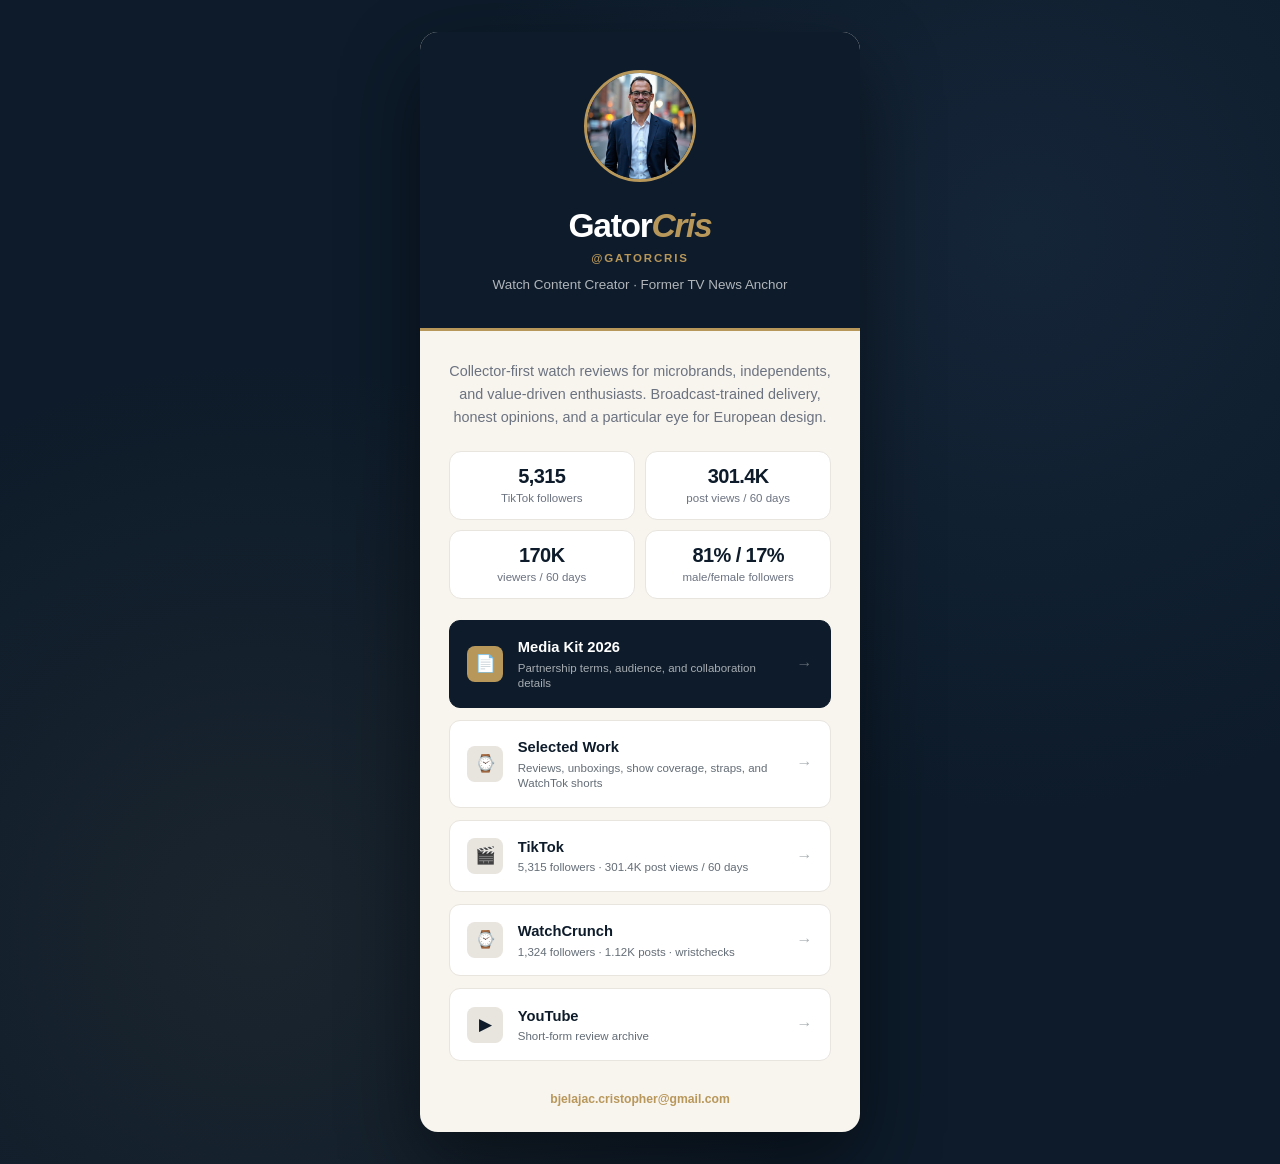
<file: index.html>
<!DOCTYPE html>
<html lang="en">
<head>
  <meta charset="UTF-8" />
  <meta name="viewport" content="width=device-width, initial-scale=1.0" />
  <title>GatorCris - Watch Content Creator</title>
  <link rel="stylesheet" href="assets/css/styles.css" />
</head>
<body>
  <div class="home-shell">
    <main class="card">
      <section class="header">
        <img class="avatar" src="assets/img/avatar.jpg" alt="Cris Bjelajac - GatorCris" />
        <div class="name">Gator<span>Cris</span></div>
        <div class="handle">@GatorCris</div>
        <div class="tagline">Watch Content Creator · Former TV News Anchor</div>
      </section>
      <section class="body">
        <p class="bio">Collector-first watch reviews for microbrands, independents, and value-driven enthusiasts. Broadcast-trained delivery, honest opinions, and a particular eye for European design.</p>
        <div class="proof" aria-label="Audience metrics">
          <div class="proof-item"><strong>5,315</strong><span>TikTok followers</span></div>
          <div class="proof-item"><strong>301.4K</strong><span>post views / 60 days</span></div>
          <div class="proof-item"><strong>170K</strong><span>viewers / 60 days</span></div>
          <div class="proof-item"><strong>81% / 17%</strong><span>male/female followers</span></div>
        </div>
        <nav class="links" aria-label="GatorCris links">
          <a class="link primary" href="GatorCris_MediaKit_2026.pdf" target="_blank" rel="noopener"><div class="icon">📄</div><div class="label">Media Kit 2026<small>Partnership terms, audience, and collaboration details</small></div><div class="arrow">→</div></a>
          <a class="link" href="selected-work.html"><div class="icon">⌚</div><div class="label">Selected Work<small>Reviews, unboxings, show coverage, straps, and WatchTok shorts</small></div><div class="arrow">→</div></a>
          <a class="link" href="https://www.tiktok.com/@gatorcris" target="_blank" rel="noopener"><div class="icon">🎬</div><div class="label">TikTok<small>5,315 followers · 301.4K post views / 60 days</small></div><div class="arrow">→</div></a>
          <a class="link" href="https://www.watchcrunch.com/GatorCris" target="_blank" rel="noopener"><div class="icon">⌚</div><div class="label">WatchCrunch<small>1,324 followers · 1.12K posts · wristchecks</small></div><div class="arrow">→</div></a>
          <a class="link" href="https://www.youtube.com/@gatorcriswatches" target="_blank" rel="noopener"><div class="icon">▶</div><div class="label">YouTube<small>Short-form review archive</small></div><div class="arrow">→</div></a>
        </nav>
      </section>
      <footer class="footer"><a href="mailto:bjelajac.cristopher@gmail.com">bjelajac.cristopher@gmail.com</a></footer>
    </main>
  </div>
</body>
</html>
</file>
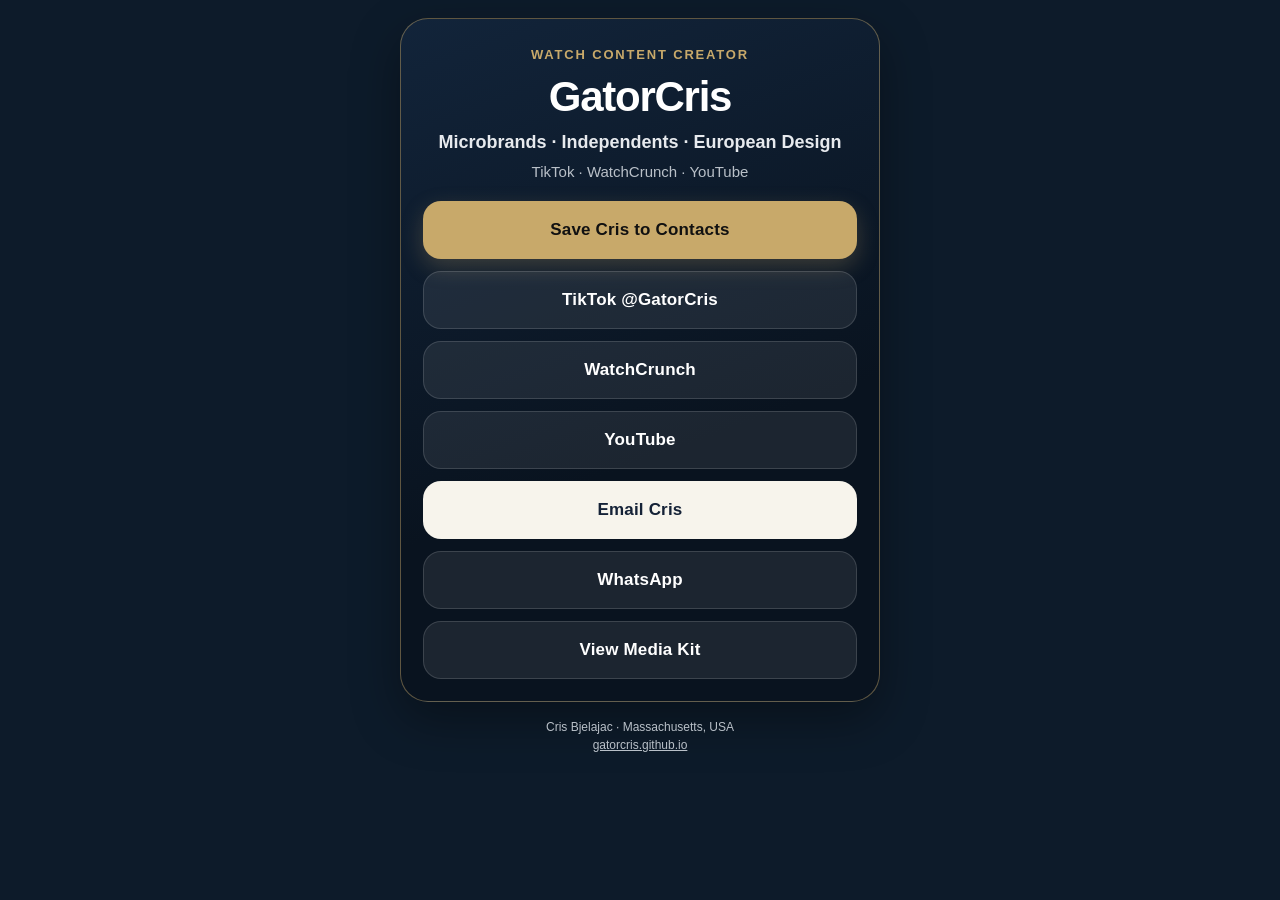
<file: connect/index.html>
<!doctype html>
<html lang="en">
<head>
  <meta charset="utf-8" />
  <meta name="viewport" content="width=device-width, initial-scale=1, viewport-fit=cover" />
  <meta name="theme-color" content="#0d1b2a" />
  <title>GatorCris | Connect</title>
  <style>
    :root {
      --navy:#0d1b2a; --navy2:#12243a; --gold:#c8a96a; --paper:#f7f4ec; --muted:#b9c0c8; --white:#ffffff;
    }
    * { box-sizing: border-box; }
    html, body { margin:0; min-height:100%; font-family:-apple-system,BlinkMacSystemFont,"Segoe UI",Roboto,Arial,sans-serif; background:var(--navy); color:var(--white); }
    body { display:flex; justify-content:center; padding: max(18px, env(safe-area-inset-top)) 16px max(24px, env(safe-area-inset-bottom)); }
    .card { width:100%; max-width:480px; }
    .hero { border:1px solid rgba(200,169,106,.45); border-radius:28px; padding:28px 22px 22px; background:linear-gradient(160deg,var(--navy2),#09131f 62%); box-shadow:0 18px 48px rgba(0,0,0,.35); text-align:center; }
    .eyebrow { color:var(--gold); font-size:13px; letter-spacing:.14em; text-transform:uppercase; font-weight:700; margin-bottom:14px; }
    h1 { margin:0; font-size:42px; line-height:1; letter-spacing:-.03em; }
    .sub { margin:12px 0 0; color:#e7eaee; font-size:18px; line-height:1.35; font-weight:600; }
    .small { margin:8px 0 0; color:var(--muted); font-size:15px; line-height:1.35; }
    .buttons { display:grid; gap:12px; margin-top:18px; }
    a.button { display:flex; align-items:center; justify-content:center; min-height:58px; border-radius:18px; text-decoration:none; font-weight:800; font-size:17px; letter-spacing:.01em; padding:14px 16px; }
    .primary { background:var(--gold); color:#111; box-shadow:0 8px 22px rgba(200,169,106,.25); }
    .secondary { background:rgba(255,255,255,.08); color:var(--white); border:1px solid rgba(255,255,255,.14); }
    .light { background:var(--paper); color:#152237; }
    .footer { text-align:center; color:var(--muted); font-size:12px; line-height:1.5; margin:16px 8px 0; }
    .footer a { color:var(--muted); }
    @media (max-width:360px) { h1 { font-size:36px; } .sub {font-size:16px} a.button { min-height:54px; font-size:16px; } }
  </style>
</head>
<body>
  <main class="card">
    <section class="hero">
      <div class="eyebrow">Watch Content Creator</div>
      <h1>GatorCris</h1>
      <p class="sub">Microbrands · Independents · European Design</p>
      <p class="small">TikTok · WatchCrunch · YouTube</p>
      <div class="buttons">
        <a class="button primary" href="GatorCris.vcf">Save Cris to Contacts</a>
        <a class="button secondary" href="https://www.tiktok.com/@gatorcris">TikTok @GatorCris</a>
        <a class="button secondary" href="https://www.watchcrunch.com/GatorCris">WatchCrunch</a>
        <a class="button secondary" href="https://www.youtube.com/@gatorcriswatches">YouTube</a>
        <a class="button light" href="mailto:bjelajac.cristopher@gmail.com">Email Cris</a>
        <a class="button secondary" href="https://wa.me/393333668017">WhatsApp</a>
        <a class="button secondary" href="https://gatorcris.github.io/GatorCris_MediaKit_2026.pdf">View Media Kit</a>
      </div>
    </section>
    
    <p class="footer">Cris Bjelajac · Massachusetts, USA<br><a href="https://gatorcris.github.io/">gatorcris.github.io</a></p>
  </main>
</body>
</html>
</file>
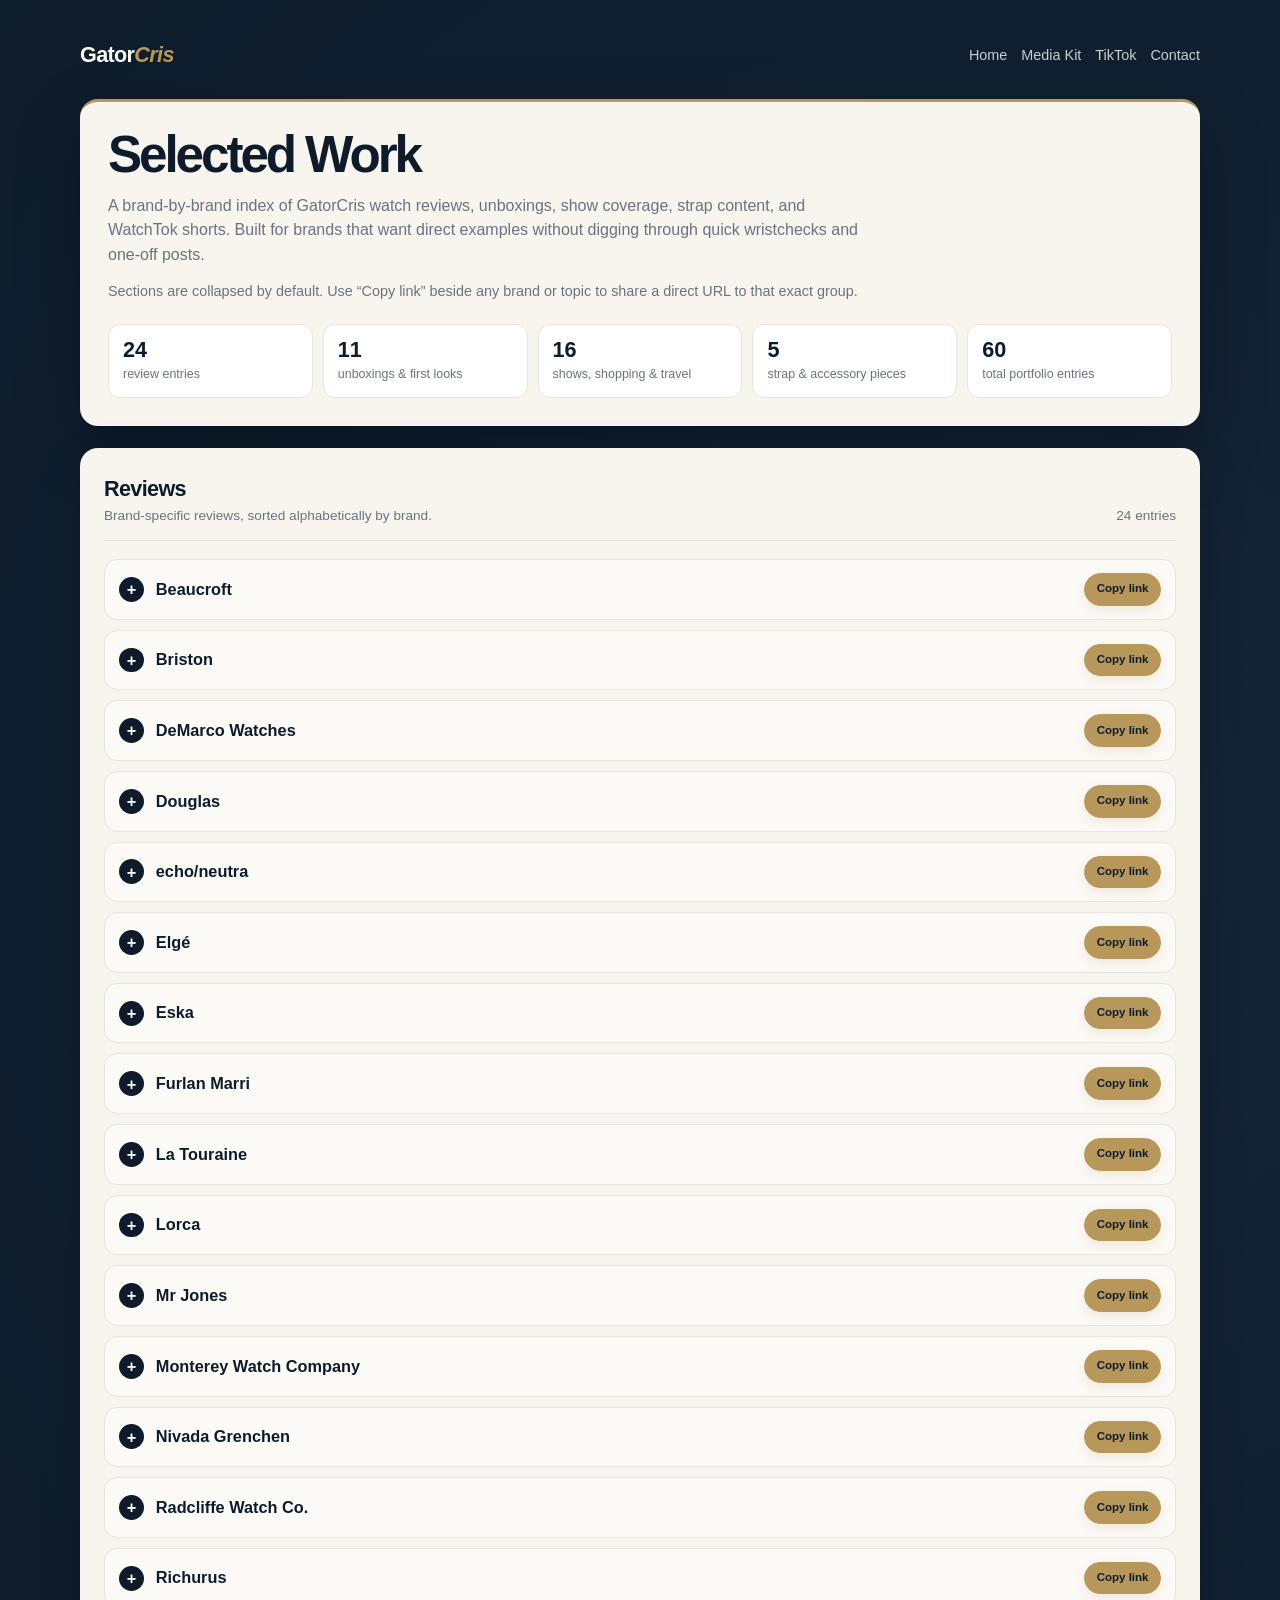
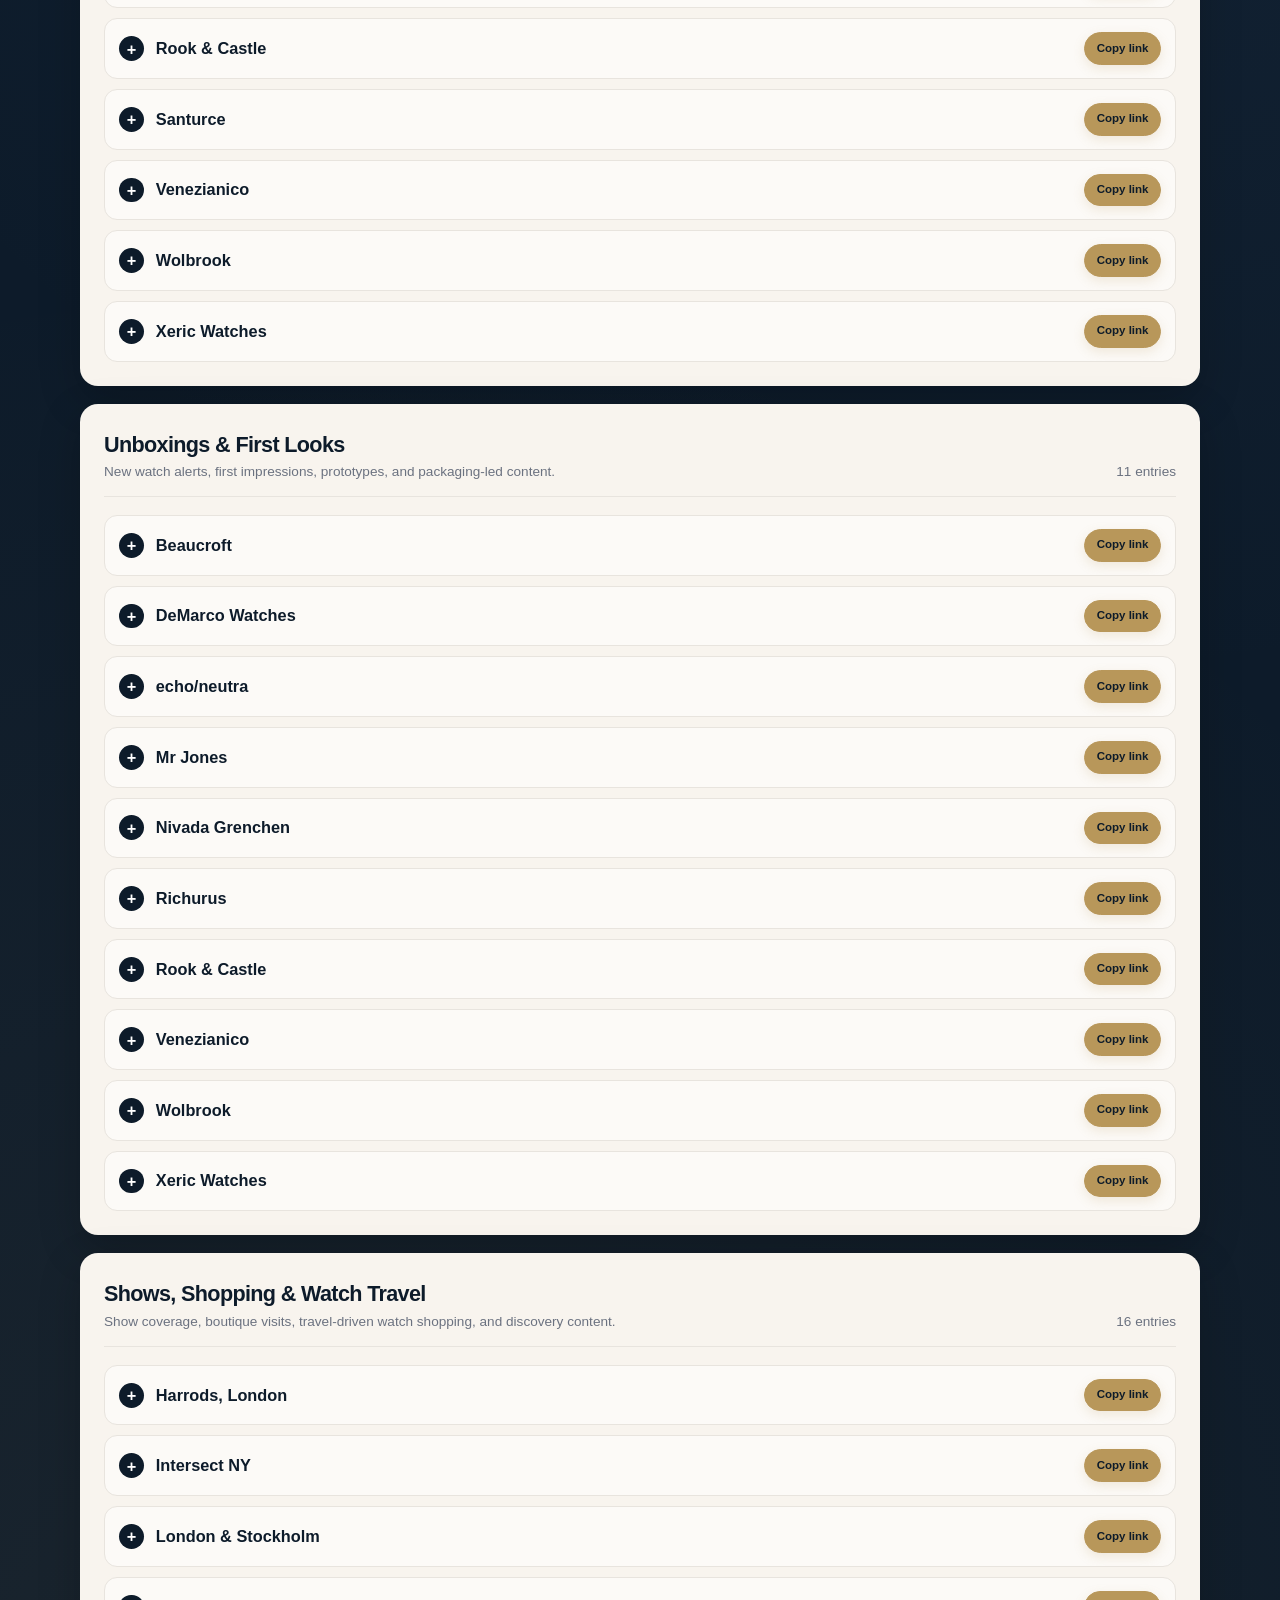
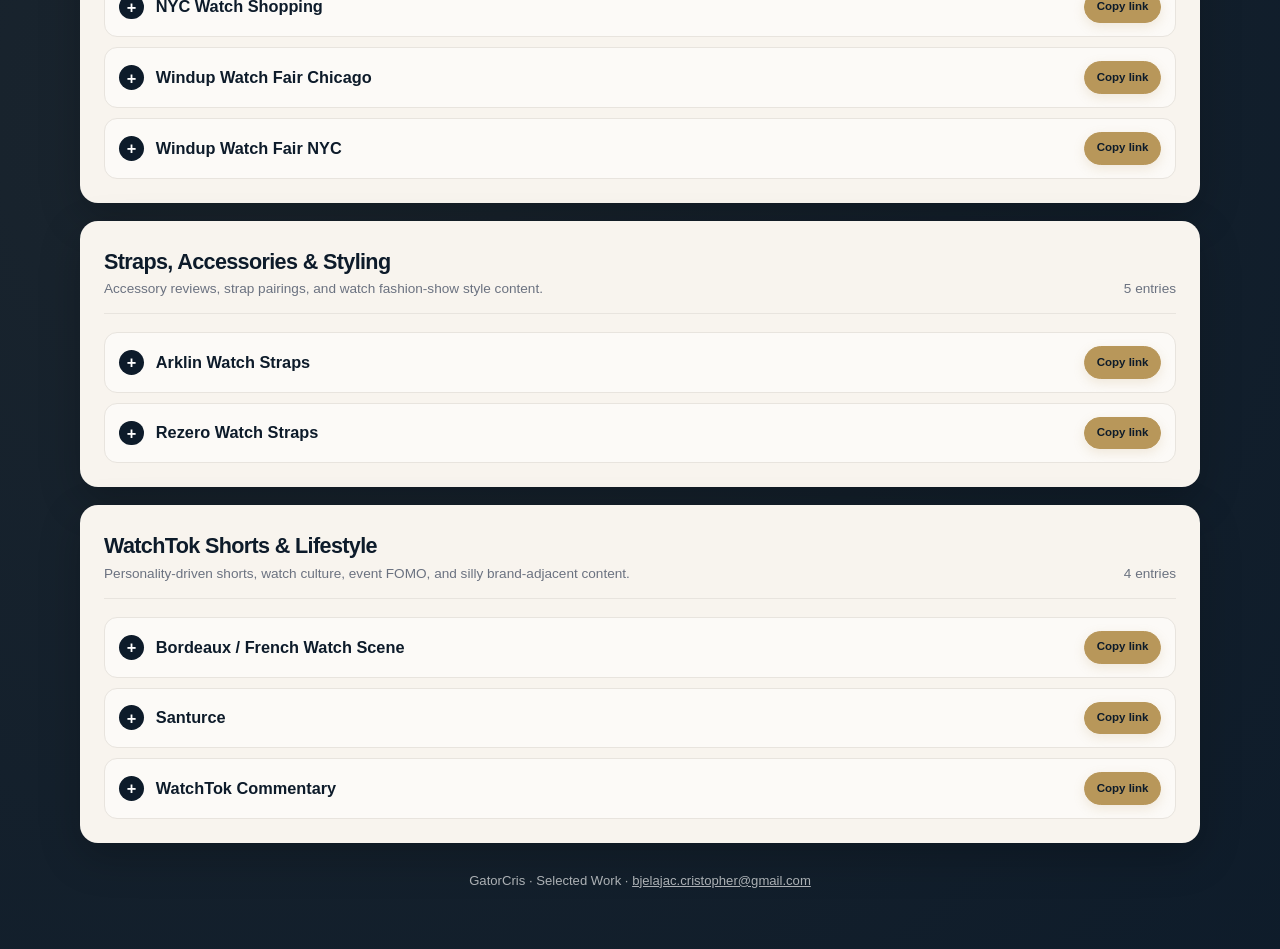
<file: selected-work.html>
<!DOCTYPE html>

<html lang="en">
<head>
<meta charset="utf-8"/>
<meta content="width=device-width, initial-scale=1.0" name="viewport"/>
<title>Selected Work - GatorCris</title>
<link href="assets/css/styles.css" rel="stylesheet"/>
</head>
<body>
<div class="page-wrap">
<header class="site-top">
<a class="site-logo" href="index.html">Gator<span>Cris</span></a>
<nav aria-label="Site navigation" class="top-links">
<a href="index.html">Home</a>
<a href="GatorCris_MediaKit_2026.pdf" rel="noopener" target="_blank">Media Kit</a>
<a href="https://www.tiktok.com/@gatorcris" rel="noopener" target="_blank">TikTok</a>
<a href="mailto:bjelajac.cristopher@gmail.com">Contact</a>
</nav>
</header>
<section class="hero-panel">
<h1>Selected Work</h1>
<p>A brand-by-brand index of GatorCris watch reviews, unboxings, show coverage, strap content, and WatchTok shorts. Built for brands that want direct examples without digging through quick wristchecks and one-off posts.</p>
<p class="portfolio-note">Sections are collapsed by default. Use “Copy link” beside any brand or topic to share a direct URL to that exact group.</p><div class="summary-grid">
<div class="summary"><strong>24</strong><span>review entries</span></div>
<div class="summary"><strong>11</strong><span>unboxings &amp; first looks</span></div>
<div class="summary"><strong>16</strong><span>shows, shopping &amp; travel</span></div>
<div class="summary"><strong>5</strong><span>strap &amp; accessory pieces</span></div>
<div class="summary"><strong>60</strong><span>total portfolio entries</span></div>
</div>
</section>
<section class="content-section" id="reviews">
<div class="section-heading"><div><h2>Reviews</h2><p>Brand-specific reviews, sorted alphabetically by brand.</p></div><p>24 entries</p></div>
<details class="brand-group" id="beaucroft"><summary><span class="brand-name">Beaucroft</span><button aria-label="Copy direct link to Beaucroft" class="copy-link" data-anchor="beaucroft" type="button">Copy link</button></summary><div class="entry-list"><article class="entry"><div><div class="entry-title">Element</div><div class="entry-meta">Review · TikTok · Full review of the Beaucroft Element</div></div><a class="watch-link" href="https://www.tiktok.com/@gatorcris/video/7666553658594610445" rel="noopener" target="_blank">Watch</a></article></div></details><details class="brand-group" id="briston"><summary><span class="brand-name">Briston</span><button aria-label="Copy direct link to Briston" class="copy-link" data-anchor="briston" type="button">Copy link</button></summary><div class="entry-list">
<article class="entry"><div><div class="entry-title">Clubmaster Classic Open</div><div class="entry-meta">Review · TikTok · Unique watch angle; tagged Briston Watches</div></div><a class="watch-link" href="https://www.tiktok.com/@gatorcris/video/7617618845200583950" rel="noopener" target="_blank">Watch</a></article>
</div></details>
<details class="brand-group" id="demarco-watches"><summary><span class="brand-name">DeMarco Watches</span><button aria-label="Copy direct link to DeMarco Watches" class="copy-link" data-anchor="demarco-watches" type="button">Copy link</button></summary><div class="entry-list">
<article class="entry"><div><div class="entry-title">Ironside 200</div><div class="entry-meta">Review · TikTok · Kickstarter-funded dive watch; prototype follow-up review</div></div><a class="watch-link" href="https://www.tiktok.com/@gatorcris/video/7653499840575458573" rel="noopener" target="_blank">Watch</a></article><article class="entry"><div><div class="entry-title">Pistachio Chronograph</div><div class="entry-meta">Review · TikTok · Born-in-Boston chronograph review</div></div><a class="watch-link" href="https://www.tiktok.com/@gatorcris/video/7649580854800436494" rel="noopener" target="_blank">Watch</a></article>
</div></details>
<details class="brand-group" id="douglas"><summary><span class="brand-name">Douglas</span><button aria-label="Copy direct link to Douglas" class="copy-link" data-anchor="douglas" type="button">Copy link</button></summary><div class="entry-list">
<article class="entry"><div><div class="entry-title">Skindiver Professional</div><div class="entry-meta">Review · TikTok · Tagged Wolbrook Watches</div></div><a class="watch-link" href="https://www.tiktok.com/@gatorcris/video/7620223984717663501" rel="noopener" target="_blank">Watch</a></article>
</div></details>
<details class="brand-group" id="echo-neutra"><summary><span class="brand-name">echo/neutra</span><button aria-label="Copy direct link to echo/neutra" class="copy-link" data-anchor="echo-neutra" type="button">Copy link</button></summary><div class="entry-list">
<article class="entry"><div><div class="entry-title">1956 3H Cortina Bordeaux</div><div class="entry-meta">Review · TikTok · Tagged echo/neutra and Rezero Watch Straps</div></div><a class="watch-link" href="https://www.tiktok.com/@gatorcris/video/7644370731148659982" rel="noopener" target="_blank">Watch</a></article>
<article class="entry"><div><div class="entry-title">1956 Cortina Chronograph, warm gray</div><div class="entry-meta">Review · TikTok · Tagged echo/neutra</div></div><a class="watch-link" href="https://www.tiktok.com/@gatorcris/video/7609125438513843469" rel="noopener" target="_blank">Watch</a></article>
</div></details>
<details class="brand-group" id="elg"><summary><span class="brand-name">Elgé</span><button aria-label="Copy direct link to Elgé" class="copy-link" data-anchor="elg" type="button">Copy link</button></summary><div class="entry-list">
<article class="entry"><div><div class="entry-title">Chamonix Field Watch</div><div class="entry-meta">Review · TikTok · Tagged Wolbrook Watches</div></div><a class="watch-link" href="https://www.tiktok.com/@gatorcris/video/7637303237388913933" rel="noopener" target="_blank">Watch</a></article>
</div></details>
<details class="brand-group" id="eska"><summary><span class="brand-name">Eska</span><button aria-label="Copy direct link to Eska" class="copy-link" data-anchor="eska" type="button">Copy link</button></summary><div class="entry-list">
<article class="entry"><div><div class="entry-title">Amphibian 250, Black Shark</div><div class="entry-meta">Review · TikTok · Black Shark version</div></div><a class="watch-link" href="https://www.tiktok.com/@gatorcris/video/7633943914067627278" rel="noopener" target="_blank">Watch</a></article>
</div></details>
<details class="brand-group" id="furlan-marri"><summary><span class="brand-name">Furlan Marri</span><button aria-label="Copy direct link to Furlan Marri" class="copy-link" data-anchor="furlan-marri" type="button">Copy link</button></summary><div class="entry-list">
<article class="entry"><div><div class="entry-title">Castagna</div><div class="entry-meta">Review · TikTok · Tagged Time+Tide Watches and Furlan Marri</div></div><a class="watch-link" href="https://www.tiktok.com/@gatorcris/video/7627327487021763854" rel="noopener" target="_blank">Watch</a></article>
</div></details>
<details class="brand-group" id="la-touraine"><summary><span class="brand-name">La Touraine</span><button aria-label="Copy direct link to La Touraine" class="copy-link" data-anchor="la-touraine" type="button">Copy link</button></summary><div class="entry-list">
<article class="entry"><div><div class="entry-title">Maritimer, Starbucks edition</div><div class="entry-meta">Review · TikTok · Starbucks colorway</div></div><a class="watch-link" href="https://www.tiktok.com/@gatorcris/video/7632134583948987662" rel="noopener" target="_blank">Watch</a></article>
</div></details>
<details class="brand-group" id="lorca"><summary><span class="brand-name">Lorca</span><button aria-label="Copy direct link to Lorca" class="copy-link" data-anchor="lorca" type="button">Copy link</button></summary><div class="entry-list">
<article class="entry"><div><div class="entry-title">Model No. 1</div><div class="entry-meta">Review · TikTok · Caption invites questions</div></div><a class="watch-link" href="https://www.tiktok.com/@gatorcris/video/7615029018697420045" rel="noopener" target="_blank">Watch</a></article>
</div></details>
<details class="brand-group" id="mr-jones"><summary><span class="brand-name">Mr Jones</span><button aria-label="Copy direct link to Mr Jones" class="copy-link" data-anchor="mr-jones" type="button">Copy link</button></summary><div class="entry-list"><article class="entry"><div><div class="entry-title">A Perfectly Useless Afternoon</div><div class="entry-meta">Review / Brand Content · TikTok · Playful, design-led Mr Jones watch coverage</div></div><a class="watch-link" href="https://www.tiktok.com/@gatorcris/video/7663253223494536461" rel="noopener" target="_blank">Watch</a></article></div></details><details class="brand-group" id="monterey-watch-company"><summary><span class="brand-name">Monterey Watch Company</span><button aria-label="Copy direct link to Monterey Watch Company" class="copy-link" data-anchor="monterey-watch-company" type="button">Copy link</button></summary><div class="entry-list"><article class="entry"><div><div class="entry-title">Celestium</div><div class="entry-meta">Review · TikTok · Integrated-bracelet microbrand review</div></div><a class="watch-link" href="https://www.tiktok.com/@gatorcris/video/7674024396935171342" rel="noopener" target="_blank">Watch</a></article></div></details><details class="brand-group" id="nivada-grenchen"><summary><span class="brand-name">Nivada Grenchen</span><button aria-label="Copy direct link to Nivada Grenchen" class="copy-link" data-anchor="nivada-grenchen" type="button">Copy link</button></summary><div class="entry-list">
<article class="entry"><div><div class="entry-title">Antarctic Spider</div><div class="entry-meta">Review · TikTok · Tagged Nivada Grenchen and Rio the Watcher</div></div><a class="watch-link" href="https://www.tiktok.com/@gatorcris/video/7610649231740718349" rel="noopener" target="_blank">Watch</a></article>
</div></details>
<details class="brand-group" id="radcliffe-watch-co"><summary><span class="brand-name">Radcliffe Watch Co.</span><button aria-label="Copy direct link to Radcliffe Watch Co." class="copy-link" data-anchor="radcliffe-watch-co" type="button">Copy link</button></summary><div class="entry-list"><article class="entry"><div><div class="entry-title">M-DVR</div><div class="entry-meta">Review · TikTok · M-DVR review</div></div><a class="watch-link" href="https://www.tiktok.com/t/ZTUT6u64h/" rel="noopener" target="_blank">Watch</a></article></div></details><details class="brand-group" id="richurus"><summary><span class="brand-name">Richurus</span><button aria-label="Copy direct link to Richurus" class="copy-link" data-anchor="richurus" type="button">Copy link</button></summary><div class="entry-list">
<article class="entry"><div><div class="entry-title">LumiX, Carbon Black</div><div class="entry-meta">Review · TikTok · Full review following the unboxing; gifted collaboration</div></div><a class="watch-link" href="https://www.tiktok.com/@gatorcris/video/7657376321005210893" rel="noopener" target="_blank">Watch</a></article>
</div></details>
<details class="brand-group" id="rook-and-castle"><summary><span class="brand-name">Rook &amp; Castle</span><button aria-label="Copy direct link to Rook &amp; Castle" class="copy-link" data-anchor="rook-and-castle" type="button">Copy link</button></summary><div class="entry-list">
<article class="entry"><div><div class="entry-title">Adagio Marino</div><div class="entry-meta">Review · TikTok · Microbrand watch review</div></div><a class="watch-link" href="https://www.tiktok.com/@gatorcris/video/7672155207345769742" rel="noopener" target="_blank">Watch</a></article>
</div></details>
<details class="brand-group" id="santurce"><summary><span class="brand-name">Santurce</span><button aria-label="Copy direct link to Santurce" class="copy-link" data-anchor="santurce" type="button">Copy link</button></summary><div class="entry-list">
<article class="entry"><div><div class="entry-title">Picúa</div><div class="entry-meta">Review · TikTok · Brotherhood of the Traveling Watch</div></div><a class="watch-link" href="https://www.tiktok.com/@gatorcris/video/7628062181979852045" rel="noopener" target="_blank">Watch</a></article>
<article class="entry"><div><div class="entry-title">Tiburón</div><div class="entry-meta">Review · TikTok · Brotherhood of the Traveling Watch</div></div><a class="watch-link" href="https://www.tiktok.com/@gatorcris/video/7628062181979852045" rel="noopener" target="_blank">Watch</a></article>
</div></details>
<details class="brand-group" id="venezianico"><summary><span class="brand-name">Venezianico</span><button aria-label="Copy direct link to Venezianico" class="copy-link" data-anchor="venezianico" type="button">Copy link</button></summary><div class="entry-list">
<article class="entry"><div><div class="entry-title">Arsenale Bizantino</div><div class="entry-meta">Review · TikTok · Tagged Venezianico</div></div><a class="watch-link" href="https://www.tiktok.com/@gatorcris/video/7636579592429423886" rel="noopener" target="_blank">Watch</a></article>
</div></details>
<details class="brand-group" id="wolbrook"><summary><span class="brand-name">Wolbrook</span><button aria-label="Copy direct link to Wolbrook" class="copy-link" data-anchor="wolbrook" type="button">Copy link</button></summary><div class="entry-list">
<article class="entry"><div><div class="entry-title">Pan4Timer</div><div class="entry-meta">Review · TikTok · Four-time-zone worldtimer-style travel watch</div></div><a class="watch-link" href="https://www.tiktok.com/@gatorcris/video/7668901018494651661" rel="noopener" target="_blank">Watch</a></article>
<article class="entry"><div><div class="entry-title">X-15 Skindiver Chronograph</div><div class="entry-meta">Review · TikTok · Chronograph / skindiver</div></div><a class="watch-link" href="https://www.tiktok.com/@gatorcris/video/7606852283648806158" rel="noopener" target="_blank">Watch</a></article>
</div></details>
<details class="brand-group" id="xeric-watches"><summary><span class="brand-name">Xeric Watches</span><button aria-label="Copy direct link to Xeric Watches" class="copy-link" data-anchor="xeric-watches" type="button">Copy link</button></summary><div class="entry-list">
<article class="entry"><div><div class="entry-title">Omnigraph Automatic</div><div class="entry-meta">Review · TikTok · Design-forward mechanical / tool concept</div></div><a class="watch-link" href="https://www.tiktok.com/@gatorcris/video/7638058948653894925" rel="noopener" target="_blank">Watch</a></article>
</div></details>
</section>
<section class="content-section" id="unboxings-first-looks">
<div class="section-heading"><div><h2>Unboxings &amp; First Looks</h2><p>New watch alerts, first impressions, prototypes, and packaging-led content.</p></div><p>11 entries</p></div>
<details class="brand-group" id="beaucroft-unboxings-and-first-looks"><summary><span class="brand-name">Beaucroft</span><button aria-label="Copy direct link to Beaucroft" class="copy-link" data-anchor="beaucroft-unboxings-and-first-looks" type="button">Copy link</button></summary><div class="entry-list"><article class="entry"><div><div class="entry-title">Element</div><div class="entry-meta">Unboxing · TikTok · New watch arrival / first look</div></div><a class="watch-link" href="https://www.tiktok.com/@gatorcris/video/7665855934253518094" rel="noopener" target="_blank">Watch</a></article></div></details><details class="brand-group" id="demarco-watches-unboxings-and-first-looks"><summary><span class="brand-name">DeMarco Watches</span><button aria-label="Copy direct link to DeMarco Watches" class="copy-link" data-anchor="demarco-watches-unboxings-and-first-looks" type="button">Copy link</button></summary><div class="entry-list">
<article class="entry"><div><div class="entry-title">Ironside 200</div><div class="entry-meta">Unboxing / Prototype First Look · TikTok · Pre-production Kickstarter-funded dive watch; deliveries start late summer</div></div><a class="watch-link" href="https://www.tiktok.com/@gatorcris/video/7650981627383893262" rel="noopener" target="_blank">Watch</a></article>
<article class="entry"><div><div class="entry-title">Pistachio Chronograph</div><div class="entry-meta">Unboxing · TikTok · Born in Boston, Mass.</div></div><a class="watch-link" href="https://www.tiktok.com/@gatorcris/video/7648087766231813390" rel="noopener" target="_blank">Watch</a></article>
</div></details>
<details class="brand-group" id="echo-neutra-unboxings-and-first-looks"><summary><span class="brand-name">echo/neutra</span><button aria-label="Copy direct link to echo/neutra" class="copy-link" data-anchor="echo-neutra-unboxings-and-first-looks" type="button">Copy link</button></summary><div class="entry-list">
<article class="entry"><div><div class="entry-title">1956 Cortina</div><div class="entry-meta">Unboxing · TikTok · #echoneutra #watchtok #unboxing</div></div><a class="watch-link" href="https://www.tiktok.com/@gatorcris/video/7567579555351907598" rel="noopener" target="_blank">Watch</a></article>
</div></details>
<details class="brand-group" id="mr-jones-unboxings-and-first-looks"><summary><span class="brand-name">Mr Jones</span><button aria-label="Copy direct link to Mr Jones" class="copy-link" data-anchor="mr-jones-unboxings-and-first-looks" type="button">Copy link</button></summary><div class="entry-list"><article class="entry"><div><div class="entry-title">A Perfectly Useless Afternoon</div><div class="entry-meta">Unboxing · TikTok · First look at the playful Mr Jones design</div></div><a class="watch-link" href="https://www.tiktok.com/@gatorcris/video/7662199144584400141" rel="noopener" target="_blank">Watch</a></article></div></details><details class="brand-group" id="nivada-grenchen-unboxings-and-first-looks"><summary><span class="brand-name">Nivada Grenchen</span><button aria-label="Copy direct link to Nivada Grenchen" class="copy-link" data-anchor="nivada-grenchen-unboxings-and-first-looks" type="button">Copy link</button></summary><div class="entry-list">
<article class="entry"><div><div class="entry-title">Antarctic Spider</div><div class="entry-meta">New Watch Alert / First Look · TikTok · eBay find; excellent condition</div></div><a class="watch-link" href="https://www.tiktok.com/@gatorcris/video/7589394891457711374" rel="noopener" target="_blank">Watch</a></article>
</div></details>
<details class="brand-group" id="richurus-unboxings-and-first-looks"><summary><span class="brand-name">Richurus</span><button aria-label="Copy direct link to Richurus" class="copy-link" data-anchor="richurus-unboxings-and-first-looks" type="button">Copy link</button></summary><div class="entry-list"><article class="entry"><div><div class="entry-title">LumiX, Carbon Black</div><div class="entry-meta">Unboxing · TikTok · Modern carbon-black design; gifted collaboration</div></div><a class="watch-link" href="https://www.tiktok.com/@gatorcris/video/7656204598637645070" rel="noopener" target="_blank">Watch</a></article></div></details><details class="brand-group" id="rook-and-castle-unboxings-and-first-looks"><summary><span class="brand-name">Rook &amp; Castle</span><button aria-label="Copy direct link to Rook &amp; Castle" class="copy-link" data-anchor="rook-and-castle-unboxings-and-first-looks" type="button">Copy link</button></summary><div class="entry-list">
<article class="entry"><div><div class="entry-title">Adagio Marino</div><div class="entry-meta">Unboxing · TikTok · New watch arrival / first look</div></div><a class="watch-link" href="https://www.tiktok.com/@gatorcris/video/7671067579514998030" rel="noopener" target="_blank">Watch</a></article>
</div></details><details class="brand-group" id="venezianico-unboxings-and-first-looks"><summary><span class="brand-name">Venezianico</span><button aria-label="Copy direct link to Venezianico" class="copy-link" data-anchor="venezianico-unboxings-and-first-looks" type="button">Copy link</button></summary><div class="entry-list">
<article class="entry"><div><div class="entry-title">Arsenale Bizantino</div><div class="entry-meta">New Watch Alert / First Look · TikTok · Venice/design angle</div></div><a class="watch-link" href="https://www.tiktok.com/@gatorcris/video/7636201171048238350" rel="noopener" target="_blank">Watch</a></article>
</div></details>
<details class="brand-group" id="wolbrook-unboxings-and-first-looks"><summary><span class="brand-name">Wolbrook</span><button aria-label="Copy direct link to Wolbrook" class="copy-link" data-anchor="wolbrook-unboxings-and-first-looks" type="button">Copy link</button></summary><div class="entry-list">
<article class="entry"><div><div class="entry-title">X-15 Skindiver Chronograph</div><div class="entry-meta">New Watch Unboxing · TikTok · Customs-delay story</div></div><a class="watch-link" href="https://www.tiktok.com/@gatorcris/video/7595754987154672909" rel="noopener" target="_blank">Watch</a></article>
</div></details>
<details class="brand-group" id="xeric-watches-unboxings-and-first-looks"><summary><span class="brand-name">Xeric Watches</span><button aria-label="Copy direct link to Xeric Watches" class="copy-link" data-anchor="xeric-watches-unboxings-and-first-looks" type="button">Copy link</button></summary><div class="entry-list">
<article class="entry"><div><div class="entry-title">Omnigraph Automatic, slide rule cream</div><div class="entry-meta">Unboxing / First Look · TikTok · Review to come; design/tool angle</div></div><a class="watch-link" href="https://www.tiktok.com/@gatorcris/video/7637647067984284942" rel="noopener" target="_blank">Watch</a></article>
</div></details>
</section>
<section class="content-section" id="shows,-shopping-watch-travel">
<div class="section-heading"><div><h2>Shows, Shopping &amp; Watch Travel</h2><p>Show coverage, boutique visits, travel-driven watch shopping, and discovery content.</p></div><p>16 entries</p></div>
<details class="brand-group" id="harrods-london"><summary><span class="brand-name">Harrods, London</span><button aria-label="Copy direct link to Harrods, London" class="copy-link" data-anchor="harrods-london" type="button">Copy link</button></summary><div class="entry-list">
<article class="entry"><div><div class="entry-title">London Watch Shopping at Harrods</div><div class="entry-meta">Retail / Watch Shopping Experience · TikTok · Luxury treatment at Harrods</div></div><a class="watch-link" href="https://www.tiktok.com/@gatorcris/video/7602606404016311565" rel="noopener" target="_blank">Watch</a></article>
</div></details>
<details class="brand-group" id="intersect-ny"><summary><span class="brand-name">Intersect NY</span><button aria-label="Copy direct link to Intersect NY" class="copy-link" data-anchor="intersect-ny" type="button">Copy link</button></summary><div class="entry-list">
<article class="entry"><div><div class="entry-title">24 Hours of Watch Shopping in NYC</div><div class="entry-meta">Event Recap / Watch Shopping · TikTok · NYC watch shopping and community tags</div></div><a class="watch-link" href="https://www.tiktok.com/@gatorcris/video/7612094899600690445" rel="noopener" target="_blank">Watch</a></article>
<article class="entry"><div><div class="entry-title">5 Watch Brands That Surprised Me at Intersect NY</div><div class="entry-meta">Brand Discovery / Show Coverage · TikTok · Beaucroft, Bravur, Bernhardt, Tsao Baltimore, Jacques Bianchi Marseille</div></div><a class="watch-link" href="https://www.tiktok.com/@gatorcris/video/7612044563573656845" rel="noopener" target="_blank">Watch</a></article>
<article class="entry"><div><div class="entry-title">11 Watches I’m Checking Out at Intersect NY</div><div class="entry-meta">Event Preview / Watchlist · TikTok · Pre-show watchlist</div></div><a class="watch-link" href="https://www.tiktok.com/@gatorcris/video/7611619107972173070" rel="noopener" target="_blank">Watch</a></article>
</div></details>
<details class="brand-group" id="london-and-stockholm"><summary><span class="brand-name">London &amp; Stockholm</span><button aria-label="Copy direct link to London &amp; Stockholm" class="copy-link" data-anchor="london-and-stockholm" type="button">Copy link</button></summary><div class="entry-list">
<article class="entry"><div><div class="entry-title">Watch Shopping in London and Stockholm</div><div class="entry-meta">Watch Travel / Retail Discovery · TikTok · Time+Tide, Watches of Switzerland, Watches of Scandinavia</div></div><a class="watch-link" href="https://www.tiktok.com/@gatorcris/video/7627164245448232206" rel="noopener" target="_blank">Watch</a></article>
</div></details>
<details class="brand-group" id="nyc-watch-shopping"><summary><span class="brand-name">NYC Watch Shopping</span><button aria-label="Copy direct link to NYC Watch Shopping" class="copy-link" data-anchor="nyc-watch-shopping" type="button">Copy link</button></summary><div class="entry-list">
<article class="entry"><div><div class="entry-title">One Panda to Rule Them All</div><div class="entry-meta">Watch Shopping / Brand Discovery · TikTok · Briston, echo/neutra, Yema, Furlan Marri</div></div><a class="watch-link" href="https://www.tiktok.com/@gatorcris/video/7564175020440800526" rel="noopener" target="_blank">Watch</a></article>
</div></details>
<details class="brand-group" id="windup-watch-fair-chicago"><summary><span class="brand-name">Windup Watch Fair Chicago</span><button aria-label="Copy direct link to Windup Watch Fair Chicago" class="copy-link" data-anchor="windup-watch-fair-chicago" type="button">Copy link</button></summary><div class="entry-list"><article class="entry"><div><div class="entry-title">5 Lustworthy Watches at Windup Chicago</div><div class="entry-meta">Show Coverage / Theme Roundup · TikTok · Windup Chicago watch discovery</div></div><a class="watch-link" href="https://www.tiktok.com/@gatorcris/video/7665479706745097486" rel="noopener" target="_blank">Watch</a></article><article class="entry"><div><div class="entry-title">5 Young Turks at Windup</div><div class="entry-meta">Show Coverage / Brand Discovery · TikTok · Young independent brands at Windup Chicago</div></div><a class="watch-link" href="https://www.tiktok.com/@gatorcris/video/7665102183745998094" rel="noopener" target="_blank">Watch</a></article><article class="entry"><div><div class="entry-title">5 Tasty Dive Watches at Windup</div><div class="entry-meta">Show Coverage / Theme Roundup · TikTok · Dive-watch picks from Windup Chicago</div></div><a class="watch-link" href="https://www.tiktok.com/@gatorcris/video/7663952581848222989" rel="noopener" target="_blank">Watch</a></article><article class="entry"><div><div class="entry-title">5 Surprising Brands at Windup</div><div class="entry-meta">Show Coverage / Brand Discovery · TikTok · Surprising brand discoveries from Windup Chicago</div></div><a class="watch-link" href="https://www.tiktok.com/@gatorcris/video/7663680866484309261" rel="noopener" target="_blank">Watch</a></article></div></details><details class="brand-group" id="windup-watch-fair-nyc"><summary><span class="brand-name">Windup Watch Fair NYC</span><button aria-label="Copy direct link to Windup Watch Fair NYC" class="copy-link" data-anchor="windup-watch-fair-nyc" type="button">Copy link</button></summary><div class="entry-list">
<article class="entry"><div><div class="entry-title">18 Watches That Stayed With me</div><div class="entry-meta">Show Coverage · TikTok · Windup NYC 2026</div></div><a class="watch-link" href="https://www.tiktok.com/t/ZTPeT5ajr/" rel="noopener" target="_blank">Watch</a></article>
<article class="entry"><div><div class="entry-title">Ten Windup Targets</div><div class="entry-meta">Show Coverage · TikTok · Windup NYC 2026</div></div><a class="watch-link" href="https://www.tiktok.com/t/ZPLQcKEyD/" rel="noopener" target="_blank">Watch</a></article>
<article class="entry"><div><div class="entry-title">19 New To Me</div><div class="entry-meta">Show Coverage · TikTok · Windup NYC 2026</div></div><a class="watch-link" href="https://www.tiktok.com/t/ZPLQ36Ahy/" rel="noopener" target="_blank">Watch</a></article>
<article class="entry"><div><div class="entry-title">Day 3 Windup Watch Fair NYC</div><div class="entry-meta">Show Recap / Watch Haul · TikTok · Came home with 6 watches</div></div><a class="watch-link" href="https://www.tiktok.com/@gatorcris/video/7563624641445530935" rel="noopener" target="_blank">Watch</a></article>
<article class="entry"><div><div class="entry-title">Day 2 Windup Watch Fair - Plan B</div><div class="entry-meta">Show Coverage · TikTok · Plan B</div></div><a class="watch-link" href="https://www.tiktok.com/@gatorcris/video/7563350163956206903" rel="noopener" target="_blank">Watch</a></article>
<article class="entry"><div><div class="entry-title">Day 2 at Windup Watch Fair NYC</div><div class="entry-meta">Show Coverage · TikTok · Day 2 coverage</div></div><a class="watch-link" href="https://www.tiktok.com/@gatorcris/video/7562537579862560014" rel="noopener" target="_blank">Watch</a></article>
</div></details>
</section>
<section class="content-section" id="straps,-accessories-styling">
<div class="section-heading"><div><h2>Straps, Accessories &amp; Styling</h2><p>Accessory reviews, strap pairings, and watch fashion-show style content.</p></div><p>5 entries</p></div>
<details class="brand-group" id="arklin-watch-straps"><summary><span class="brand-name">Arklin Watch Straps</span><button aria-label="Copy direct link to Arklin Watch Straps" class="copy-link" data-anchor="arklin-watch-straps" type="button">Copy link</button></summary><div class="entry-list"><article class="entry"><div><div class="entry-title">Pickle Andy?</div><div class="entry-meta">Strap Feature / Styling Short · TikTok · Strap-focused WatchTok styling content</div></div><a class="watch-link" href="https://www.tiktok.com/@gatorcris/video/7655498478415531277" rel="noopener" target="_blank">Watch</a></article></div></details><details class="brand-group" id="rezero-watch-straps"><summary><span class="brand-name">Rezero Watch Straps</span><button aria-label="Copy direct link to Rezero Watch Straps" class="copy-link" data-anchor="rezero-watch-straps" type="button">Copy link</button></summary><div class="entry-list">
<article class="entry"><div><div class="entry-title">Leather Strap Fashion Show</div><div class="entry-meta">Watch Fashion Show / Strap Feature · TikTok · Leather Edition; 6-for-6 format</div></div><a class="watch-link" href="https://www.tiktok.com/@gatorcris/video/7634702423130492173" rel="noopener" target="_blank">Watch</a></article>
<article class="entry"><div><div class="entry-title">Steel Milanese Strap Fashion Show</div><div class="entry-meta">Watch Fashion Show / Strap Feature · TikTok · Night 2; Steel Milanese</div></div><a class="watch-link" href="https://www.tiktok.com/@gatorcris/video/7631779867213843725" rel="noopener" target="_blank">Watch</a></article>
<article class="entry"><div><div class="entry-title">Black Milanese Strap Pairing</div><div class="entry-meta">Strap Styling / Strap Feature · TikTok · Finding a home for a black Milanese strap</div></div><a class="watch-link" href="https://www.tiktok.com/@gatorcris/video/7631379293695773966" rel="noopener" target="_blank">Watch</a></article>
<article class="entry"><div><div class="entry-title">Strap Review</div><div class="entry-meta">Accessory Review · TikTok · What a great addition to this watch</div></div><a class="watch-link" href="https://www.tiktok.com/@gatorcris/video/7585001211514932493" rel="noopener" target="_blank">Watch</a></article>
</div></details>
</section>
<section class="content-section" id="watchtok-shorts-lifestyle">
<div class="section-heading"><div><h2>WatchTok Shorts &amp; Lifestyle</h2><p>Personality-driven shorts, watch culture, event FOMO, and silly brand-adjacent content.</p></div><p>4 entries</p></div>
<details class="brand-group" id="bordeaux-french-watch-scene"><summary><span class="brand-name">Bordeaux / French Watch Scene</span><button aria-label="Copy direct link to Bordeaux / French Watch Scene" class="copy-link" data-anchor="bordeaux-french-watch-scene" type="button">Copy link</button></summary><div class="entry-list">
<article class="entry"><div><div class="entry-title">Wish I Could Be in Bordeaux</div><div class="entry-meta">WatchTok Commentary / Event FOMO · TikTok · French watch-show lineup; wallet-relief joke</div></div><a class="watch-link" href="https://www.tiktok.com/@gatorcris/video/7645413970056121614" rel="noopener" target="_blank">Watch</a></article>
</div></details>
<details class="brand-group" id="santurce-watchtok-shorts-and-lifestyle"><summary><span class="brand-name">Santurce</span><button aria-label="Copy direct link to Santurce" class="copy-link" data-anchor="santurce-watchtok-shorts-and-lifestyle" type="button">Copy link</button></summary><div class="entry-list">
<article class="entry"><div><div class="entry-title">Day in the Life with a Santurce Watch</div><div class="entry-meta">Lifestyle Short · TikTok · Fun/silly video featuring a Santurce watch</div></div><a class="watch-link" href="https://www.tiktok.com/@gatorcris/video/7627661261571886350" rel="noopener" target="_blank">Watch</a></article>
</div></details>
<details class="brand-group" id="watchtok-commentary"><summary><span class="brand-name">WatchTok Commentary</span><button aria-label="Copy direct link to WatchTok Commentary" class="copy-link" data-anchor="watchtok-commentary" type="button">Copy link</button></summary><div class="entry-list"><article class="entry"><div><div class="entry-title">Melt or Sell?</div><div class="entry-meta">WatchTok Commentary / Collector Short · TikTok · Gold watch value and collector-decision content</div></div><a class="watch-link" href="https://www.tiktok.com/@gatorcris/video/7654374246453398798" rel="noopener" target="_blank">Watch</a></article><article class="entry"><div><div class="entry-title">Why I Wristcheck</div><div class="entry-meta">WatchTok Commentary / Creator Perspective · TikTok · Explains the purpose and value of wristcheck content</div></div><a class="watch-link" href="https://www.tiktok.com/@gatorcris/video/7656137009798450445" rel="noopener" target="_blank">Watch</a></article></div></details></section>
<footer class="page-footer">GatorCris · Selected Work · <a href="mailto:bjelajac.cristopher@gmail.com">bjelajac.cristopher@gmail.com</a></footer>
</div>
<script>
(function() {
  function openFromHash() {
    if (!window.location.hash) return;
    var id = decodeURIComponent(window.location.hash.slice(1));
    var target = document.getElementById(id);
    if (target && target.tagName.toLowerCase() === 'details') {
      target.open = true;
      setTimeout(function() { target.scrollIntoView({ behavior: 'smooth', block: 'start' }); }, 50);
    }
  }

  document.querySelectorAll('.copy-link').forEach(function(button) {
    button.addEventListener('click', function(event) {
      event.preventDefault();
      event.stopPropagation();
      var anchor = button.getAttribute('data-anchor');
      var url = window.location.origin + window.location.pathname + '#' + anchor;
      function markCopied() {
        var old = button.textContent;
        button.textContent = 'Copied';
        button.classList.add('copied');
        setTimeout(function() {
          button.textContent = old;
          button.classList.remove('copied');
        }, 1400);
      }
      if (navigator.clipboard && window.isSecureContext) {
        navigator.clipboard.writeText(url).then(markCopied).catch(function() {
          window.prompt('Copy this link:', url);
        });
      } else {
        window.prompt('Copy this link:', url);
      }
    });
  });

  window.addEventListener('hashchange', openFromHash);
  openFromHash();
})();
</script></body>
</html>
</file>
<file: assets/css/styles.css>
:root {
  --navy: #0D1B2A;
  --gold: #B8975A;
  --cream: #F8F4EE;
  --white: #FFFFFF;
  --light: #E8E4DE;
  --muted: #6B7280;
  --text: #1F2933;
  --panel: #FFFDF9;
}
* { box-sizing: border-box; margin: 0; padding: 0; }
body {
  min-height: 100vh;
  background:
    radial-gradient(circle at 20% 80%, rgba(184,151,90,0.08), transparent 42%),
    radial-gradient(circle at 80% 20%, rgba(61,90,128,0.16), transparent 42%),
    var(--navy);
  font-family: -apple-system, BlinkMacSystemFont, "Segoe UI", Roboto, Arial, sans-serif;
  color: var(--text);
  line-height: 1.55;
}
a { color: inherit; }
.page-wrap { width: min(1120px, calc(100% - 32px)); margin: 0 auto; padding: 38px 0 58px; }
.card { width: 100%; max-width: 440px; background: var(--cream); border-radius: 18px; overflow: hidden; box-shadow: 0 32px 80px rgba(0,0,0,0.48); }
.home-shell { min-height: 100vh; display: flex; align-items: center; justify-content: center; padding: 2rem 1rem; }
.header { background: var(--navy); color: var(--white); text-align: center; padding: 2.4rem 2rem 2rem; border-bottom: 3px solid var(--gold); }
.avatar { width: 112px; height: 112px; object-fit: cover; border-radius: 50%; border: 3px solid var(--gold); margin-bottom: 1.2rem; }
.name { font-size: 2.1rem; line-height: 1; font-weight: 800; letter-spacing: -0.04em; }
.name span { color: var(--gold); font-style: italic; }
.handle { margin-top: 0.45rem; color: var(--gold); text-transform: uppercase; letter-spacing: 0.16em; font-size: 0.72rem; font-weight: 700; }
.tagline { margin-top: 0.45rem; color: rgba(255,255,255,0.68); font-size: 0.84rem; }
.body { padding: 1.8rem; }
.bio { text-align: center; color: var(--muted); font-size: 0.9rem; line-height: 1.62; margin-bottom: 1.35rem; }
.proof { display: grid; grid-template-columns: 1fr 1fr; gap: 0.65rem; margin-bottom: 1.35rem; }
.proof-item { background: var(--white); border: 1px solid var(--light); border-radius: 12px; padding: 0.85rem 0.7rem; text-align: center; }
.proof-item strong { display: block; color: var(--navy); font-size: 1.25rem; line-height: 1; letter-spacing: -0.03em; }
.proof-item span { display: block; margin-top: 0.3rem; color: var(--muted); font-size: 0.72rem; line-height: 1.25; }
.links { display: flex; flex-direction: column; gap: 0.75rem; }
.link { display: flex; align-items: center; gap: 0.9rem; padding: 0.95rem 1.1rem; border-radius: 11px; text-decoration: none; background: var(--white); border: 1px solid var(--light); color: var(--navy); transition: transform 0.15s ease, box-shadow 0.15s ease; }
.link:hover { transform: translateY(-2px); box-shadow: 0 8px 22px rgba(0,0,0,0.12); }
.link.primary { background: var(--navy); color: var(--white); border-color: var(--navy); }
.icon { width: 36px; height: 36px; border-radius: 8px; background: var(--light); display: flex; align-items: center; justify-content: center; flex-shrink: 0; font-size: 1.05rem; }
.primary .icon { background: var(--gold); color: var(--navy); }
.label { flex: 1; font-weight: 700; font-size: 0.92rem; }
.label small { display: block; margin-top: 0.1rem; font-size: 0.72rem; font-weight: 400; opacity: 0.64; line-height: 1.35; }
.arrow { opacity: 0.34; }
.footer { padding: 0 1.8rem 1.5rem; text-align: center; font-size: 0.76rem; color: var(--muted); }
.footer a { color: var(--gold); text-decoration: none; font-weight: 700; }
.site-top { display:flex; align-items:center; justify-content:space-between; gap: 20px; margin-bottom: 28px; color: var(--white); }
.site-logo { text-decoration:none; font-weight:800; letter-spacing:-0.03em; font-size:1.35rem; }
.site-logo span { color: var(--gold); font-style: italic; }
.top-links { display:flex; gap: 14px; flex-wrap:wrap; font-size:.9rem; }
.top-links a { color: rgba(255,255,255,.78); text-decoration:none; }
.top-links a:hover { color: var(--white); }
.hero-panel { background: var(--cream); border-radius: 18px; padding: 28px; margin-bottom: 22px; box-shadow: 0 24px 64px rgba(0,0,0,.32); border-top: 3px solid var(--gold); }
.hero-panel h1 { color: var(--navy); font-size: clamp(2rem, 4vw, 3.4rem); line-height: .96; letter-spacing:-.06em; margin-bottom: 14px; }
.hero-panel p { color: var(--muted); max-width: 760px; font-size: 1rem; }
.summary-grid { display:grid; grid-template-columns: repeat(5, 1fr); gap: 10px; margin-top: 22px; }
.summary { background: var(--white); border: 1px solid var(--light); border-radius: 12px; padding: 14px; }
.summary strong { display:block; color:var(--navy); font-size:1.35rem; line-height:1; }
.summary span { display:block; color:var(--muted); margin-top:6px; font-size:.78rem; line-height:1.25; }
.content-section { background: var(--cream); border-radius: 18px; padding: 24px; margin: 18px 0; box-shadow: 0 14px 42px rgba(0,0,0,.22); }
.section-heading { display:flex; align-items:flex-end; justify-content:space-between; gap:16px; border-bottom:1px solid var(--light); padding-bottom:14px; margin-bottom: 18px; }
.section-heading h2 { color:var(--navy); font-size:1.35rem; letter-spacing:-.03em; }
.section-heading p { color:var(--muted); font-size:.85rem; }
.brand-group { margin: 18px 0 20px; }
.brand-group:last-child { margin-bottom: 0; }
.brand-group h3 { color: var(--navy); font-size: 1.05rem; margin-bottom: 9px; }
.entry-list { display:grid; gap: 8px; }
.entry { background: var(--panel); border: 1px solid var(--light); border-radius: 12px; padding: 12px 14px; display:grid; grid-template-columns: 1fr auto; gap: 12px; align-items:center; }
.entry-title { color: var(--text); font-weight: 700; font-size:.96rem; }
.entry-meta { color: var(--muted); font-size:.78rem; margin-top: 2px; }
.watch-link { background: var(--navy); color: var(--white); text-decoration:none; border-radius: 999px; padding: .52rem .78rem; font-weight: 700; font-size:.78rem; white-space:nowrap; }
.watch-link:hover { background:#12263b; }
.page-footer { color: rgba(255,255,255,.65); text-align:center; font-size:.82rem; margin-top: 28px; }
@media (max-width: 760px) {
  .site-top { align-items:flex-start; flex-direction:column; }
  .summary-grid { grid-template-columns: repeat(2,1fr); }
  .entry { grid-template-columns: 1fr; }
  .watch-link { justify-self:start; }
}
@media (max-width: 420px) { .proof { grid-template-columns: 1fr; } .body { padding: 1.5rem; } .summary-grid { grid-template-columns:1fr; } }

/* V13: collapsible brand/topic groups with right-aligned gold direct-link buttons */
.portfolio-note {
  margin-top: 12px;
  font-size: .9rem !important;
  color: var(--muted);
}
details.brand-group {
  margin: 10px 0;
  border: 1px solid var(--light);
  border-radius: 13px;
  background: rgba(255,255,255,.58);
  scroll-margin-top: 22px;
  overflow: hidden;
}
details.brand-group:last-child { margin-bottom: 0; }
details.brand-group summary {
  list-style: none;
  cursor: pointer;
  display: flex;
  align-items: center;
  justify-content: space-between;
  gap: 12px;
  padding: 13px 14px;
  color: var(--navy);
  font-weight: 800;
  font-size: 1.02rem;
}
details.brand-group summary::-webkit-details-marker { display: none; }
details.brand-group summary::before {
  content: '+';
  width: 1.55rem;
  height: 1.55rem;
  border-radius: 999px;
  display: inline-flex;
  align-items: center;
  justify-content: center;
  background: var(--navy);
  color: var(--white);
  font-weight: 900;
  line-height: 1;
  flex: 0 0 auto;
}
details.brand-group[open] summary::before { content: '–'; }
.brand-name { flex: 1 1 auto; min-width: 0; }
.copy-link {
  margin-left: auto;
  border: 1px solid var(--gold);
  background: var(--gold);
  color: var(--navy);
  border-radius: 999px;
  padding: .4rem .72rem;
  font: inherit;
  font-size: .72rem;
  font-weight: 900;
  cursor: pointer;
  white-space: nowrap;
  box-shadow: 0 4px 12px rgba(184,151,90,.18);
}
.copy-link:hover,
.copy-link.copied {
  background: var(--navy);
  color: var(--gold);
  border-color: var(--navy);
}
details.brand-group .entry-list {
  padding: 0 12px 12px;
}
@media (max-width: 520px) {
  details.brand-group summary { align-items: center; gap: 10px; }
  .copy-link { font-size: .68rem; padding: .34rem .58rem; }
}
</file>
